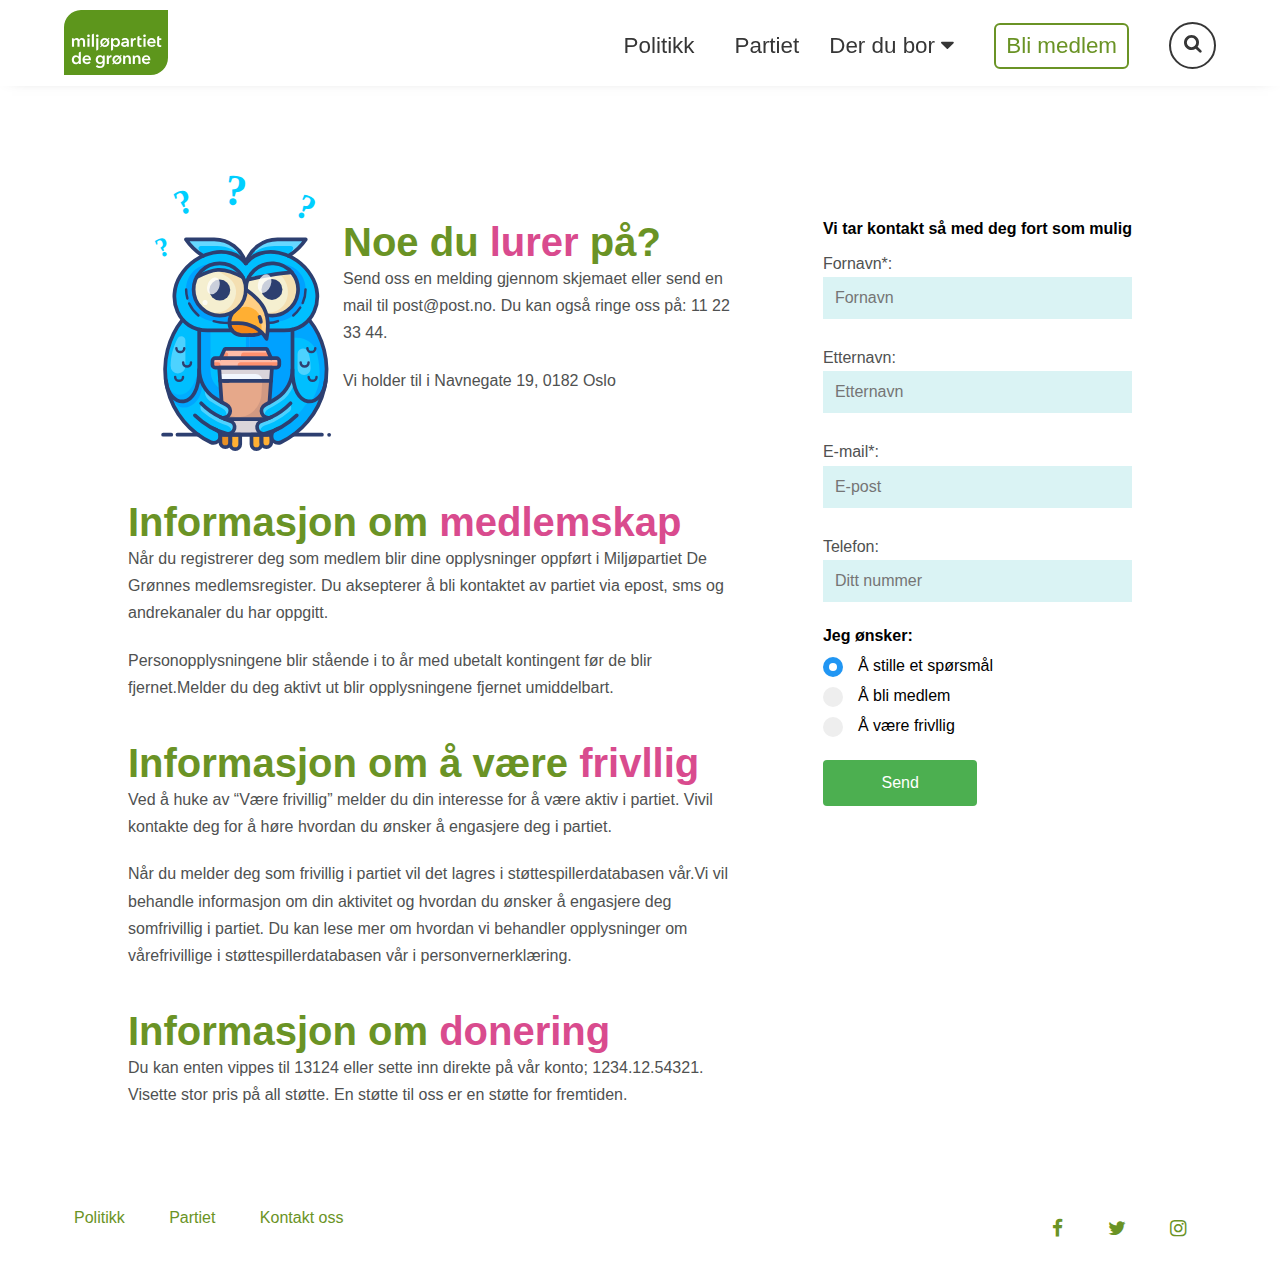
<file: underside/medlem.html>
<!DOCTYPE html>
<html lang="no">

<head>
    <meta charset="UTF-8">
    <meta name="viewport" content="width=device-width, initial-scale=1.0">
    <meta http-equiv="X-UA-Compatible" content="ie=edge">
    <title>Informasjon - Miljøpartiet De Grønne</title>

    <link rel="stylesheet" href="../css/global.css">
    <link rel="stylesheet" href="../css/medlem.css">
    <link rel="stylesheet" href="https://cdnjs.cloudflare.com/ajax/libs/font-awesome/4.7.0/css/font-awesome.min.css">
    <link rel="icon" href="../favicon.png" type="favicon" sizes="16x16">

</head>

<body>
    <!-- Header -->
    <header>
        <nav id="nav">
            <a class="logo-link" href="../index.html">
                <img class="logo" src="../images/Miljoepartiet_de_groenne_logo.svg" alt="Miljøpartiets logo"
                    title="logo">
            </a>
            <a class="nav-lenke" href="./politikk.html">Politikk</a>
            <a class="nav-lenke" href="./partiet.html">Partiet</a>
            <div class="dropdown">
                <button class="dropbtn">Der du bor <i class="fa fa-caret-down" aria-hidden="true"></i> </button>
                <div class=" dropdown-content">
                    <a href="">Agder</a>
                    <a href="">Innlandet</a>
                    <a href="">Nordland</a>
                    <a href="">Oslo</a>
                    <a href="">Rogaland</a>
                    <a href="">Troms og Finnmark</a>
                    <a href="">Trøndelag</a>
                    <a href="">Vestfold og Telemark</a>
                    <a href="">Vestland</a>
                    <a href="">Viken</a>
                </div>
            </div>
            <div class="medlem">
                <a class="nav-lenke medlem-btn" href="./medlem.html">Bli medlem</a>
            </div>

            <form class="searchbar">
                <input type="search" placeholder="søk..">
                <i class="fa fa-search"></i>
            </form>
        </nav>
    </header>

    <!-- Innhold -->
    <main>
        <section>
            <section class="form-container">
                <!-- Innsendingskjemaet -->
                <h4>Vi tar kontakt så med deg fort som mulig</h4>
                <form>

                    <div>
                        <p>Fornavn*:</p>
                        <input required type="text" name="fornavn" placeholder="Fornavn">
                    </div>

                    <div>
                        <p>Etternavn:</p>
                        <input type="text" name="etternavn" placeholder="Etternavn">
                    </div>

                    <div>
                        <p>E-mail*:</p>
                        <input required type="mail" name="mail" placeholder="E-post">
                    </div>

                    <div>
                        <p>Telefon:</p>
                        <input type="number" name="telefon" placeholder="Ditt nummer">
                    </div>

                    <div class="radio-container">
                        <h5>Jeg ønsker:</h5>
                        <label class="radio-btns">
                            Å stille et spørsmål
                            <input type="radio" checked="checked" name="radio">
                            <span class="checkmark"></span>
                        </label>
                        <label class="radio-btns">
                            Å bli medlem
                            <input type="radio" name="radio">
                            <span class="checkmark"></span>
                        </label>
                        <label class="radio-btns">
                            Å være frivllig
                            <input type="radio" name="radio">
                            <span class="checkmark"></span>
                        </label>
                    </div>

                    <div>
                        <input type="submit" value="Send">
                    </div>
                </form>
            </section>

            <section class="info-container">
                <!-- Flere kategorier med informasjons -->
                <article class="ugle-container">
                    <div>
                        <h2>Noe du <span>lurer</span> på?</h2>
                        <p>Send oss en melding gjennom skjemaet eller send en mail til post@post.no. Du kan også ringe
                            oss
                            på: 11 22 33 44.</p>
                        <p>Vi holder til i Navnegate 19, 0182 Oslo</p>
                    </div>
                </article>
                <article>
                    <article>
                        <h2>Informasjon om <span>medlemskap</span></h2>
                        <p>Når du registrerer deg som medlem blir dine opplysninger oppført i Miljøpartiet De Grønnes
                            medlemsregister. Du aksepterer å bli kontaktet av partiet via epost, sms og andrekanaler du
                            har oppgitt.</p>
                        <p>Personopplysningene blir stående i to år med ubetalt kontingent før de blir fjernet.Melder du
                            deg aktivt ut blir opplysningene fjernet umiddelbart.</p>
                    </article>
                    <article>
                        <h2>Informasjon om å være <span>frivllig</span></h2>
                        <p>Ved å huke av “Være frivillig” melder du din interesse for å være aktiv i partiet. Vivil
                            kontakte deg for å høre hvordan du ønsker å engasjere deg i partiet. </p>
                        <p>Når du melder deg som frivillig i partiet vil det lagres i støttespillerdatabasen vår.Vi vil
                            behandle informasjon om din aktivitet og hvordan du ønsker å engasjere deg somfrivillig i
                            partiet. Du kan lese mer om hvordan vi behandler opplysninger om vårefrivillige i
                            støttespillerdatabasen vår i personvernerklæring.</p>
                    </article>
                    <article>
                        <h2>Informasjon om <span>donering</span></h2>
                        <p>Du kan enten vippes til 13124 eller sette inn direkte på vår konto; 1234.12.54321. Visette
                            stor pris på all støtte. En støtte til oss er en støtte for fremtiden.</p>
                    </article>
            </section>
        </section>
    </main>

    <!-- Footer - innhold nederst på siden -->
    <footer>
        <div class="footer-lenker">
            <a href="./politikk.html">Politikk</a>
            <a href="./partiet.html">Partiet</a>
            <a href="./medlem.html">Kontakt oss</a>
        </div>
        <div class="footer-ikoner">
            <a href="https://www.facebook.com/miljopartietdegronne" target="_blank" class="fa fa-facebook"></a>
            <a href="https://twitter.com/Partiet?ref_src=twsrc%5Egoogle%7Ctwcamp%5Eserp%7Ctwgr%5Eauthor" target="_blank"
                class="fa fa-twitter"></a>
            <a href="https://www.instagram.com/degronne/" target="_blank" class="fa fa-instagram"></a>
        </div>
    </footer>

</body>

</html>
</file>
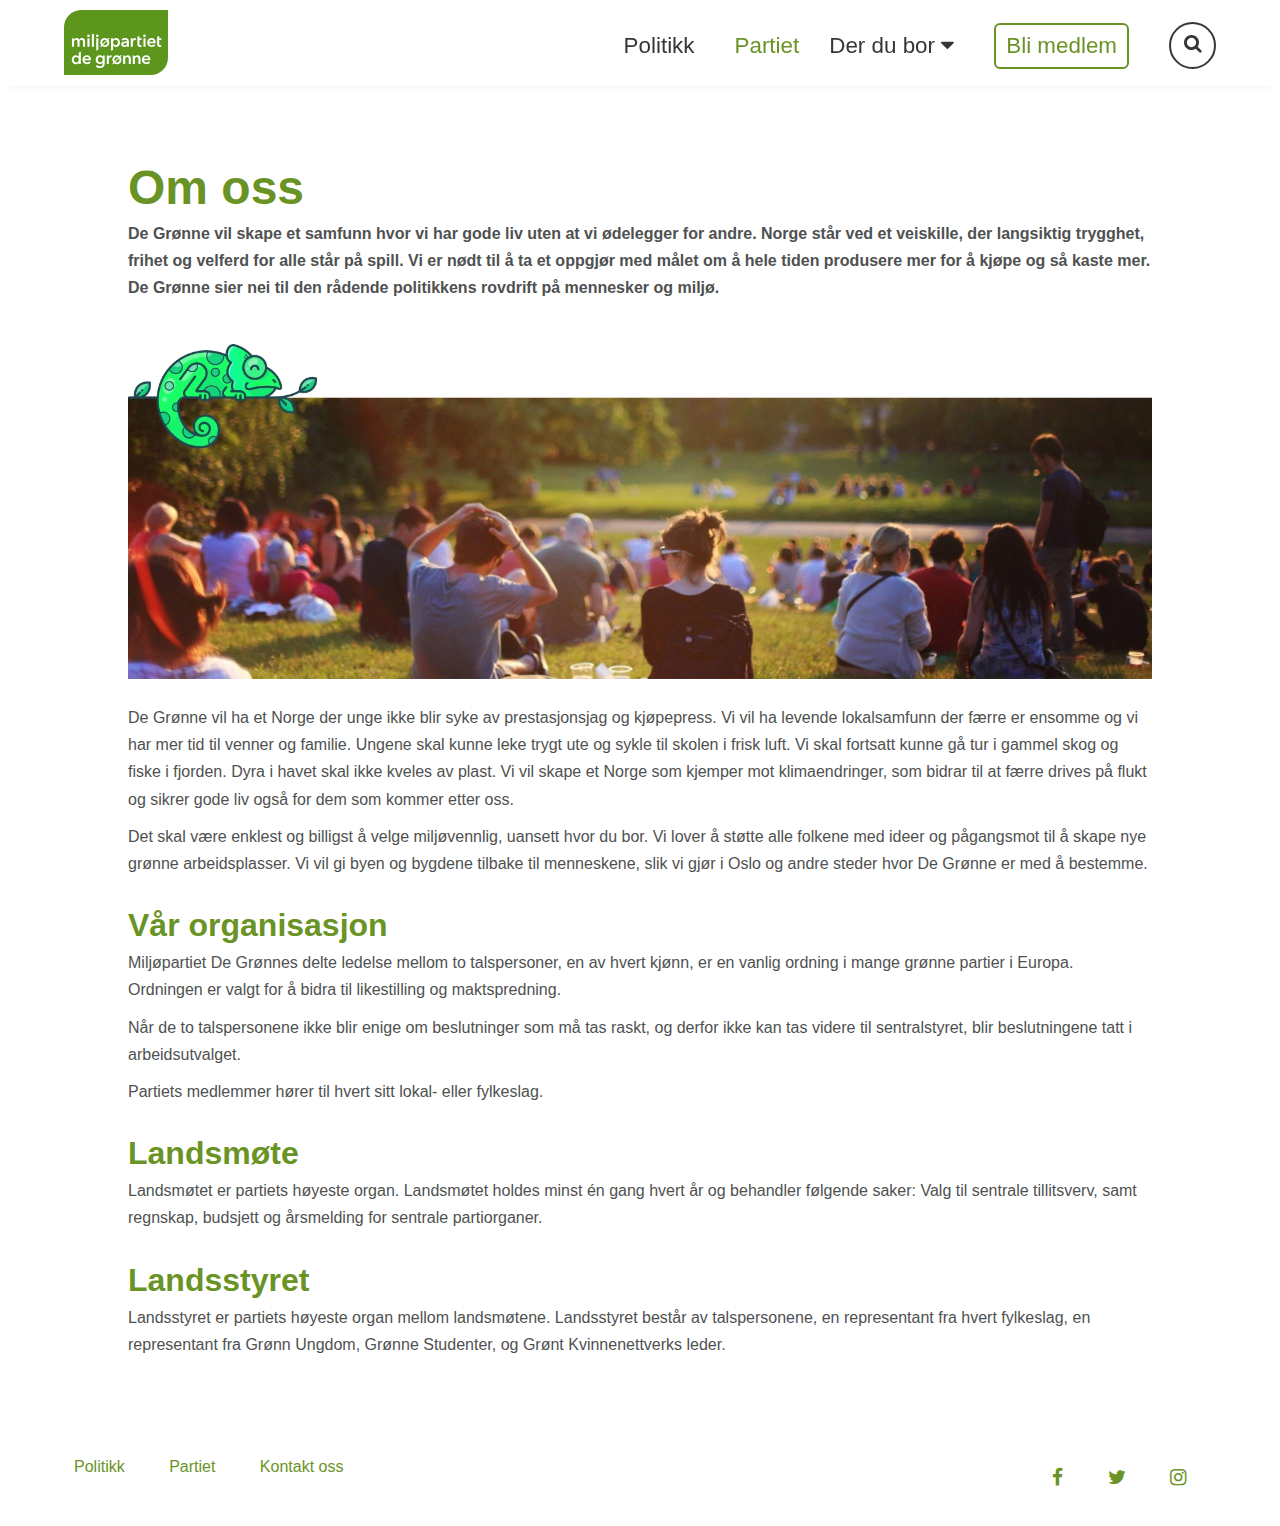
<file: underside/partiet.html>
<!DOCTYPE html>
<html lang="no">

<head>
    <meta charset="UTF-8">
    <meta name="viewport" content="width=device-width, initial-scale=1.0">
    <meta http-equiv="X-UA-Compatible" content="ie=edge">
    <title>Om oss - Miljøpartiet De Grønne</title>

    <link rel="stylesheet" href="../css/global.css">
    <link rel="stylesheet" href="../css/partiet.css">
    <link rel="stylesheet" href="https://cdnjs.cloudflare.com/ajax/libs/font-awesome/4.7.0/css/font-awesome.min.css">
    <link rel="icon" href="../favicon.png" type="favicon" sizes="16x16">

</head>

<body>
    <!-- Header -->
    <header>
        <nav id="nav">
            <a class="logo-link" href="../index.html">
                <img class="logo" src="../images/Miljoepartiet_de_groenne_logo.svg" alt="Miljøpartiets logo"
                    title="logo">
            </a>
            <a class="nav-lenke" href="./politikk.html">Politikk</a>
            <a class="nav-lenke active" href="./partiet.html">Partiet</a>
            <div class="dropdown">
                <button class="dropbtn">Der du bor <i class="fa fa-caret-down" aria-hidden="true"></i> </button>
                <div class=" dropdown-content">
                    <a href="">Agder</a>
                    <a href="">Innlandet</a>
                    <a href="">Nordland</a>
                    <a href="">Oslo</a>
                    <a href="">Rogaland</a>
                    <a href="">Troms og Finnmark</a>
                    <a href="">Trøndelag</a>
                    <a href="">Vestfold og Telemark</a>
                    <a href="">Vestland</a>
                    <a href="">Viken</a>
                </div>
            </div>
            <div class="medlem">
                <a class="nav-lenke medlem-btn" href="./medlem.html">Bli medlem</a>
            </div>

            <form class="searchbar">
                <input type="search" placeholder="søk..">
                <i class="fa fa-search"></i>
            </form>
        </nav>
    </header>

    <main>
        <!-- Innhold -->
        <section id="om-container">
            <h1>Om oss</h1>
            <p><b>De Grønne vil skape et samfunn hvor vi har gode liv uten at vi ødelegger for andre. Norge står ved et
                    veiskille, der langsiktig trygghet, frihet og velferd for alle står på spill. Vi er nødt til å ta et
                    oppgjør med målet om å hele tiden produsere mer for å kjøpe og så kaste mer. De Grønne sier nei til
                    den rådende politikkens rovdrift på mennesker og miljø.
                </b></p>

            <div class="img-container">
                <img src="../images/om_oss_bilde.jpg" alt="Folk i en park foran en solnedgang" title="Folk i en park">
            </div>

            <p>De Grønne vil ha et Norge der unge ikke blir syke av prestasjonsjag og kjøpepress. Vi vil ha levende
                lokalsamfunn der færre er ensomme og vi har mer tid til venner og familie. Ungene skal kunne leke trygt
                ute og sykle til skolen i frisk luft. Vi skal fortsatt kunne gå tur i gammel skog og fiske i fjorden.
                Dyra i havet skal ikke kveles av plast. Vi vil skape et Norge som kjemper mot klimaendringer, som bidrar
                til at færre drives på flukt og sikrer gode liv også for dem som kommer etter oss.
            </p>
            <p>Det skal være enklest og billigst å velge miljøvennlig, uansett hvor du bor. Vi lover å støtte alle
                folkene med ideer og pågangsmot til å skape nye grønne arbeidsplasser. Vi vil gi byen og bygdene tilbake
                til menneskene, slik vi gjør i Oslo og andre steder hvor De Grønne er med å bestemme.
            </p>

            <h2>Vår organisasjon</h2>
            <p>Miljøpartiet De Grønnes delte ledelse mellom to talspersoner, en av hvert kjønn, er en vanlig ordning i
                mange grønne partier i Europa. Ordningen er valgt for å bidra til likestilling og maktspredning.</p>
            <p>Når de to talspersonene ikke blir enige om beslutninger som må tas raskt, og derfor ikke kan tas videre
                til sentralstyret, blir beslutningene tatt i arbeidsutvalget.</p>
            <p>Partiets medlemmer hører til hvert sitt lokal- eller fylkeslag.</p>

            <h2>Landsmøte</h2>
            <p>Landsmøtet er partiets høyeste organ. Landsmøtet holdes minst én gang hvert år og behandler følgende
                saker: Valg til sentrale tillitsverv, samt regnskap, budsjett og årsmelding for sentrale partiorganer.
            </p>

            <h2>Landsstyret</h2>
            <p>Landsstyret er partiets høyeste organ mellom landsmøtene. Landsstyret består av talspersonene, en
                representant fra hvert fylkeslag, en representant fra Grønn Ungdom, Grønne Studenter, og Grønt
                Kvinnenettverks leder. </p>
        </section>
    </main>

    <!-- Footer - innhold nederst på siden -->
    <footer>
        <div class="footer-lenker">
            <a href="./politikk.html">Politikk</a>
            <a href="./partiet.html">Partiet</a>
            <a href="./medlem.html">Kontakt oss</a>
        </div>
        <div class="footer-ikoner">
            <a href="https://www.facebook.com/miljopartietdegronne" target="_blank" class="fa fa-facebook"></a>
            <a href="https://twitter.com/Partiet?ref_src=twsrc%5Egoogle%7Ctwcamp%5Eserp%7Ctwgr%5Eauthor" target="_blank"
                class="fa fa-twitter"></a>
            <a href="https://www.instagram.com/degronne/" target="_blank" class="fa fa-instagram"></a>
        </div>
    </footer>

</body>

</html>
</file>
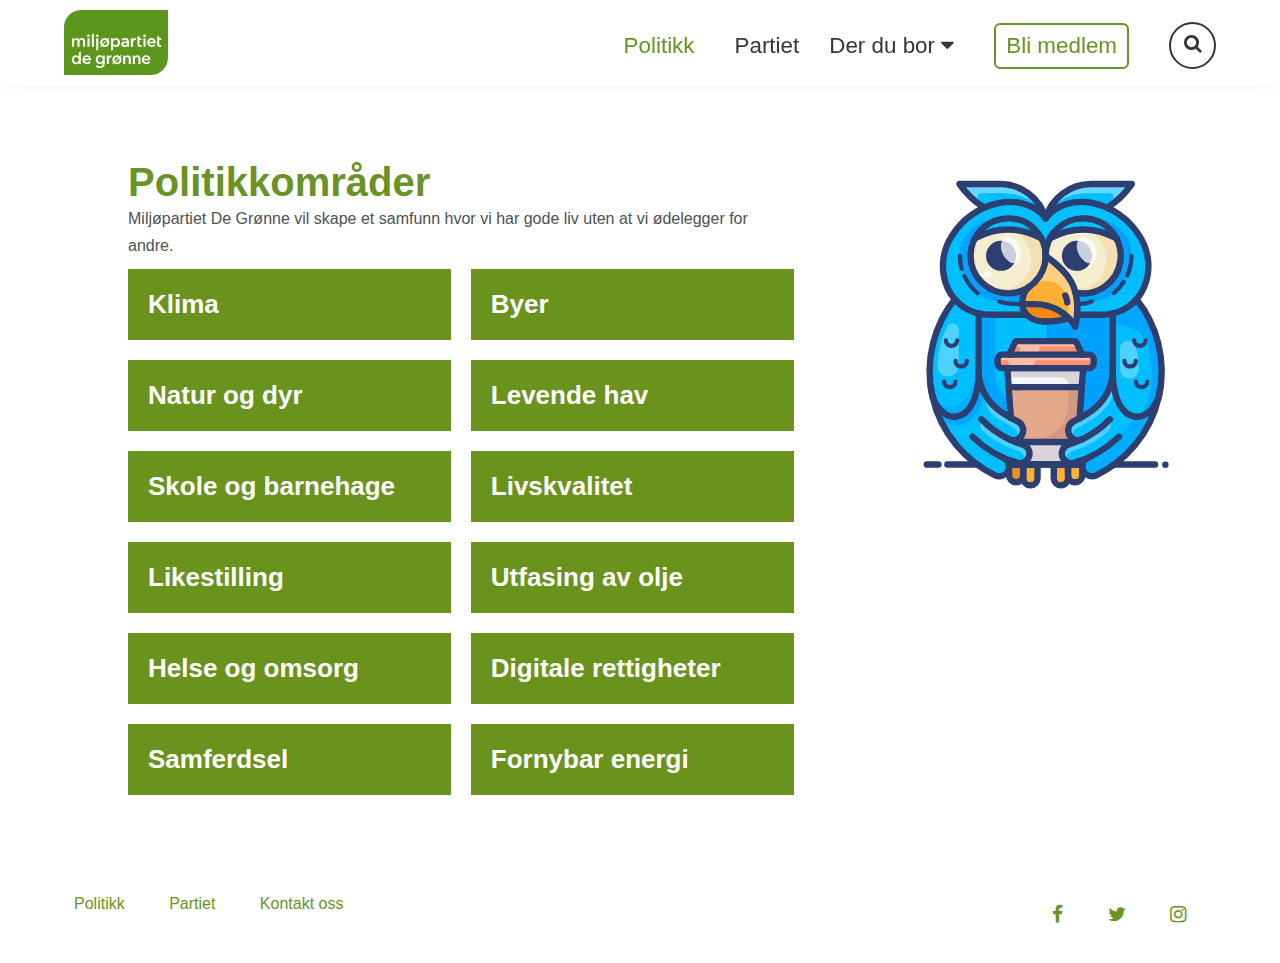
<file: underside/politikk.html>
<!DOCTYPE html>
<html lang="no">

<head>
    <meta charset="UTF-8">
    <meta name="viewport" content="width=device-width, initial-scale=1.0">
    <meta http-equiv="X-UA-Compatible" content="ie=edge">
    <title>Politikkområder - Miljøpartiet De Grønne</title>

    <link rel="stylesheet" href="../css/global.css">
    <link rel="stylesheet" href="../css/politikk.css">
    <link rel="stylesheet" href="https://cdnjs.cloudflare.com/ajax/libs/font-awesome/4.7.0/css/font-awesome.min.css">
    <link rel="icon" href="../favicon.png" type="favicon" sizes="16x16">
</head>

<body>

    <!-- Header -->
    <header>
        <nav id="nav">
            <a class="logo-link" href="../index.html">
                <img class="logo" src="../images/Miljoepartiet_de_groenne_logo.svg" alt="Miljøpartiets logo"
                    title="logo">
            </a>
            <a class="nav-lenke active" href="./politikk.html">Politikk</a>
            <a class="nav-lenke" href="./partiet.html">Partiet</a>
            <div class="dropdown">
                <button class="dropbtn">Der du bor <i class="fa fa-caret-down" aria-hidden="true"></i> </button>
                <div class=" dropdown-content">
                    <a href="">Agder</a>
                    <a href="">Innlandet</a>
                    <a href="">Nordland</a>
                    <a href="">Oslo</a>
                    <a href="">Rogaland</a>
                    <a href="">Troms og Finnmark</a>
                    <a href="">Trøndelag</a>
                    <a href="">Vestfold og Telemark</a>
                    <a href="">Vestland</a>
                    <a href="">Viken</a>
                </div>
            </div>
            <div class="medlem">
                <a class="nav-lenke medlem-btn" href="./medlem.html">Bli medlem</a>
            </div>

            <form class="searchbar">
                <input type="search" placeholder="søk..">
                <i class="fa fa-search"></i>
            </form>
        </nav>
    </header>

    <!-- Innhold -->
    <main>
        <section class=politikk-container>
            <section class="politikk-text">
                <h2>Politikkområder</h2>
                <p>Miljøpartiet De Grønne vil skape et samfunn hvor vi har gode liv uten at vi ødelegger for andre.</p>
            </section>
            <section class=grid-politikk>
                <article class="politikk">
                    <a href="#"><span>Klima</span></a>
                </article>
                <article class="politikk">
                    <a href="#"><span>Byer</span></a>
                </article>
                <article class="politikk">
                    <a href="#"><span>Natur og dyr</span></a>
                </article>
                <article class="politikk">
                    <a href="#"><span>Levende hav</span></a>
                </article>
                <article class="politikk">
                    <a href="#"><span>Skole og barnehage</span></a>
                </article>
                <article class="politikk">
                    <a href="#"><span>Livskvalitet</span></a>
                </article>
                <article class="politikk">
                    <a href="#"><span>Likestilling</span></a>
                </article>
                <article class="politikk">
                    <a href="#"><span>Utfasing av olje</span></a>
                </article>
                <article class="politikk">
                    <a href="#"><span>Helse og omsorg</span></a>
                </article>
                <article class="politikk">
                    <a href="#"><span>Digitale rettigheter</span></a>
                </article>
                <article class="politikk">
                    <a href="#"><span>Samferdsel</span></a>
                </article>
                <article class="politikk">
                    <a href="#"><span>Fornybar energi</span></a>
                </article>
            </section>
        </section>
    </main>

    <!-- Footer - innhold nederst på siden -->
    <footer>
        <div class="footer-lenker">
            <a href="./politikk.html">Politikk</a>
            <a href="./partiet.html">Partiet</a>
            <a href="./medlem.html">Kontakt oss</a>
        </div>
        <div class="footer-ikoner">
            <a href="https://www.facebook.com/miljopartietdegronne" target="_blank" class="fa fa-facebook"></a>
            <a href="https://twitter.com/Partiet?ref_src=twsrc%5Egoogle%7Ctwcamp%5Eserp%7Ctwgr%5Eauthor" target="_blank"
                class="fa fa-twitter"></a>
            <a href="https://www.instagram.com/degronne/" target="_blank" class="fa fa-instagram"></a>
        </div>
    </footer>

</body>

</html>
</file>
<file: css/global.css>
/* ----- Global ----- */
* {
    margin: 0;
    padding: 0;
    border: 0;
    outline: 0;
    font-size: 100%;
    vertical-align: baseline;
    box-sizing: border-box;
}

html {
    font-family: 'AvenirDemi', 'Avenir', Arial, Helvetica, sans-serif;
    scroll-behavior: smooth;
}

body {
    width: 100%;
}

/* --- Text ----- */
h1 {
    font-size: 3rem;
    font-weight: 700;
    color: #6A9325;
}

h2 {
    font-size: 2.5rem;
    font-weight: 700;
    color: #6A9325;
}

h3 {
    font-size: 1.5rem;
    color: #66C9D8;
}

p {
    font-size: 1rem;
    font-weight: 500;
    color: #4F5151;
    line-height: 1.7rem;
}

/* knapper */
.btn-outline { /* knappen i header og nyhets seksjonene */
    font-size: 1.2rem;
    font-weight: 500;
    display: block;
    text-decoration: none;
    color: #6A9325;
    border: 2px solid #6A9325;
    border-radius: 6px;
    width: 175px;
    line-height: 53px;
    text-align: center;
    transition: 0.3s;
}

.btn-outline:hover {
    color: #FFF;
    background-color: #6A9325;
}

.btn-fill { /* knappen i call to action */
    font-size: 1.2rem;
    font-weight: 500;
    display: block;
    text-decoration: none;
    color: #FFF;
    background-color: #6A9325;
    border: 2px solid #6A9325;
    border-radius: 6px;
    width: 175px;
    line-height: 53px;
    transition: 0.3s;   
}

.btn-fill:hover {
    background-color: #D94BBE;
    border: 2px solid #D94BBE;
}

/* ----- Nav ----- */
header nav {
    display: flex;
    align-items: center; /* sentrerer teksten vertikalt */
    width: 100%;

    position: fixed;
    top: 0;
    left: 0;
    z-index: 2;

    padding: 10px 5% 5px;
    background-color: white;
    box-shadow: 0 0 15px -12px #4F5151;
}

header nav .nav-lenke {
    margin-left: 40px; /* lager luft for lenkene i navigasjons menyen */
}

header nav a {
    color: #363636;
    font-size: 1.4rem;
    text-decoration: none;  
}

header nav a:hover { 
    color: #6A9325;
}

header span { /* gjør visse ord rosa */
    color: #D94BBE;
}

.logo-link {
    margin-right: auto; /* setter lenkene til høyre på skjermen vekk fra logoen */
}

.logo {
    height: 65px;
}

.active { /* gjør den enkelte sides knapp i menyen grønn når man er på den siden */
    color: #6A9325;
}

.medlem-btn {
    display: block;
    text-decoration: none;
    color: #6A9325;
    border: 2px solid #6A9325;
    border-radius: 6px;
    padding: 8px 10px;
    text-align: center;
    transition: width, a, background-color 0.5s;
}

.medlem-btn:hover {
    color: white;
    background-color: #6A9325;
}

/* dropdown i nav */
.dropdown { /* boksen rundt dropdown knappen */
    position: relative;
    display: inline-block;
}

.dropbtn { /* selve dropdown knappen */
    color: #363636;
    background-color: white;
    font-size: 1.4rem;
    border: none;
    cursor: pointer;
    margin-left: 30px;
}

.dropbtn .fa {
    width: 13px;
}

.dropdown-content { /* det som dukket opp når det dropper ned */
    display: none;
    position: absolute;
    background-color: white;
    min-width: 160px;
    z-index: 1;
    margin-left: 20px;
    padding-top: 27px;
}
  
.dropdown-content a { /* linkene i dropdown */
    padding: 12px 16px;
    text-decoration: none;
    display: block;
    background-color: #efefef;
}
  
.dropbtn:hover {
    color: #6A9325;
}

.dropdown-content a:hover {
    color: #6A9325;
    background-color: white;
}
  
.dropdown:hover .dropdown-content {
    display: block;
}

/* searchbar i nav */
header form {
    margin-left: 40px;
}

form.searchbar  {
    position: relative;

    /* setter sirkelen rundt ikonet */
    width: 47px;
    height: 47px;
    border-radius: 25px;
    border: 2px solid #363636;
    
    transition: width 0.5s;
}

.searchbar input { /*søkefeltet */
    position: absolute;
    width: 100%;;
    height: 42.5px;
    line-height: 30px;
    font-size: 1em;
    border-radius: 20px;
    padding: 0 20px;
    /* fjerner søkefeltet frem til hover */
    display: none; 
}

form .fa { /* søke ikonet */
    /* plasserer ikonet*/
    position: absolute;
    top: 0;
    right: 0;
    padding: 10px; 
    width: 42.5px;
    height: 42.5px;

    border-radius: 50%;
    color: #363636;
    text-align: center;
    font-size: 1.2em;
    transition: height 0.5s;
}

form.searchbar:hover {
    width: 200px; /* gjør søkebaren lang på hover */
    cursor: pointer;
    border: 2px solid  #6A9325;
}

form.searchbar:hover input {
    display: block; /* legger inn søkefeltet på hover */
}

form.searchbar:hover .fa {
    color: #6A9325;
}

/* ----- Footer ----- */
footer {
    padding: 0 5%;

    /* gir litt høyde og luft til footer */
    margin-top: 100px;
    margin-bottom: 50px;
}

.footer-lenker {
    display: inline-block;
}

.footer-lenker a {
    text-decoration: none;
    color: #6A9325;
    padding: 10px 30px 10px 10px;
    font-weight: 500;
}

.footer-lenker a:hover { /* endrer fargen på TEKST LENKENE i footer når du hovrer */
    color: #D94BBE;
}

.footer-ikoner {
    float: right; /* sender ikonene i footer til høyre */
}

.footer-ikoner a {
    font-size: 1.2rem;
    text-decoration: none;
    color: #6A9325;
    padding: 10px 30px 10px 10px;
    font-weight: 500;
}

.footer-ikoner a:hover { /* endrer fargen på IKONENE i footer når du hovrer */
    color: #66C9D8;
}
</file>
<file: css/medlem.css>
/* global for medlem.css */
main {
  margin: 10em 10% 0; /* setter margin på sidene av main */
}

h2 span { 
  color: #D94B8E; /* endrer farge på ordene som har span til rosa */
}

/* innmeldingsskjerma */
.form-container{
  margin-top: 60px;
  margin-right: 20px;
  float: right;
}

.form-container h4 {
  margin-bottom: 12px;
}

.form-container h5 {
  margin-bottom: 12px;
  font-weight: 600;
}

input[type=text], [type=mail], [type=number] { /* de skrivbarende områdene */
  width: 100%;
  padding: 12px;
  margin-bottom: 25px;
  background-color: #DAF3F4;
  color: rgb(95, 95, 95);
}

input[type=submit] { /* send knappen i skjemaet */
  width: 50%;
  background-color: #4CAF50;
  color: white;
  padding: 14px 20px;
  border: none;
  border-radius: 4px;
  cursor: pointer;
}

input[type=submit]:hover {
  background-color: #45a049;
}

.radio-container { /* boksen rundt radio knappene */
  margin-bottom: 25px;
}

.radio-btns { /* radio knappene */
  display: block;
  position: relative;
  padding-left: 35px;
  margin-bottom: 12px;
  cursor: pointer;
}

.radio-btns input { /* Gjemmer browserens normale radio knapp */
  position: absolute;
  opacity: 0;
  cursor: pointer;
}

.checkmark { /* Designet for egen radio knapp */
  position: absolute;
  top: 0;
  left: 0;
  height: 20px;
  width: 20px;
  background-color: #eee;
  border-radius: 50%;
}

.radio-btns:hover input ~ .checkmark {
  background-color: #ccc; /* Grå bakgrunn på hover */
}

.radio-btns input:checked ~ .checkmark {
  background-color: #2196F3; /* Når knappen er trykt legges en blå farge til */
}

.checkmark:after { /* Indikatoeren, sirkelen - gjemt når radio knappen ikke er valgt */
  content: "";
  position: absolute;
  display: none;
}

.radio-btns input:checked ~ .checkmark:after { /* Viser indikatoren, sirkelen når radio knappe er valgt */
  display: block;
}

.radio-btns .checkmark:after { /* Design for indikatoren, sirkelen */
 	top: 6px;
	left: 6px;
	width: 8px;
	height: 8px;
	border-radius: 50%;
	background: white;
}

/* tekst */
.info-container {
  max-width: 60%; /*bredden for alle tekst gruppen */
}

.info-container article {
  margin-bottom: 40px;
}

.info-container article p {
  margin-bottom: 20px;
}

.ugle-container { /* oppsett for ugla (bakgrunnsbildet) */
  min-height: 300px;
  background-image: url(../images/confused_owl.svg);
  background-repeat: no-repeat;
  background-size: contain;
  background-position: top left;
}

.ugle-container h2{
  padding-top: 60px; /* gir mer luft for h2 elementet ved ulgne */
}

.ugle-container div {
  padding-left: 35%;  /* flytter teksten til høyre for uglen */
}
</file>
<file: css/partiet.css>
#om-container {
    margin: 10em 10% 0; /* legger til marg på sidene av skjermen */
}

#om-container p { /* brødteksten */
    /* skaper luft */
    margin-top: 5px;
    margin-bottom: 10px;
}

#om-container h2 {
    font-size: 2rem;
    margin-top: 30px;
}

#om-contaiener .img-container { /* boksen rundt bildet */
    max-width: 1920px;
}

#om-container .img-container img { /* selve bildet */
    width: 100%;
    padding: 2em 0 1em 0;
}
</file>
<file: css/politikk.css>
/* ----- Politikkområder ------ */
main section article a { /*linkene i rutenettet */
  color: rgb(255, 255, 255);   
  font-size: 26px;
  font-weight: 700;   
}

.politikk-container {
  padding: 0 10%;
  background-image: url(../images/politikk_owl.svg);
  background-repeat: no-repeat;
  background-position: right top;
  background-size: 40%;
  margin: 10em 0 2em 0;
}

.politikk-container p {
  margin-bottom: 10px;
  margin-right: 35%; /* holder teksten unna bakgrunnsbildet */
}

.grid-politikk  { /* rutenettet for knappene i poltikkområder & boksen rundt */
  display: grid;
  grid-template-columns: repeat(auto-fit, minmax(300px, 1fr) );
  grid-gap: 20px;
  margin-right: 35%; /* holder griden unna bakgrunnsbildet */
}

.politikk  { /* knappene om politikk */
  background-color: rgb(106, 147, 30); 
  text-align: left;
  padding: 20px;
  cursor: pointer;
}
  
/* hover effects for rutenettet i politikkområder */
.politikk span {
  cursor: pointer;
  display: inline-block;
  position: relative;
  transition: padding 0.5s;
}
  
.politikk span:after {
  content: '\00bb';
  position: absolute;
  opacity: 0; /* gjør så effekten ikke vises før hover */
  top: 0;
  right: -20px;
  transition: 0.5s;
}
  
.politikk:hover span {
  padding-right: 25px;
}
  
.politikk:hover span:after {
  opacity: 1; /* viser frem pilene på hover */
  right: 0;
}
</file>
